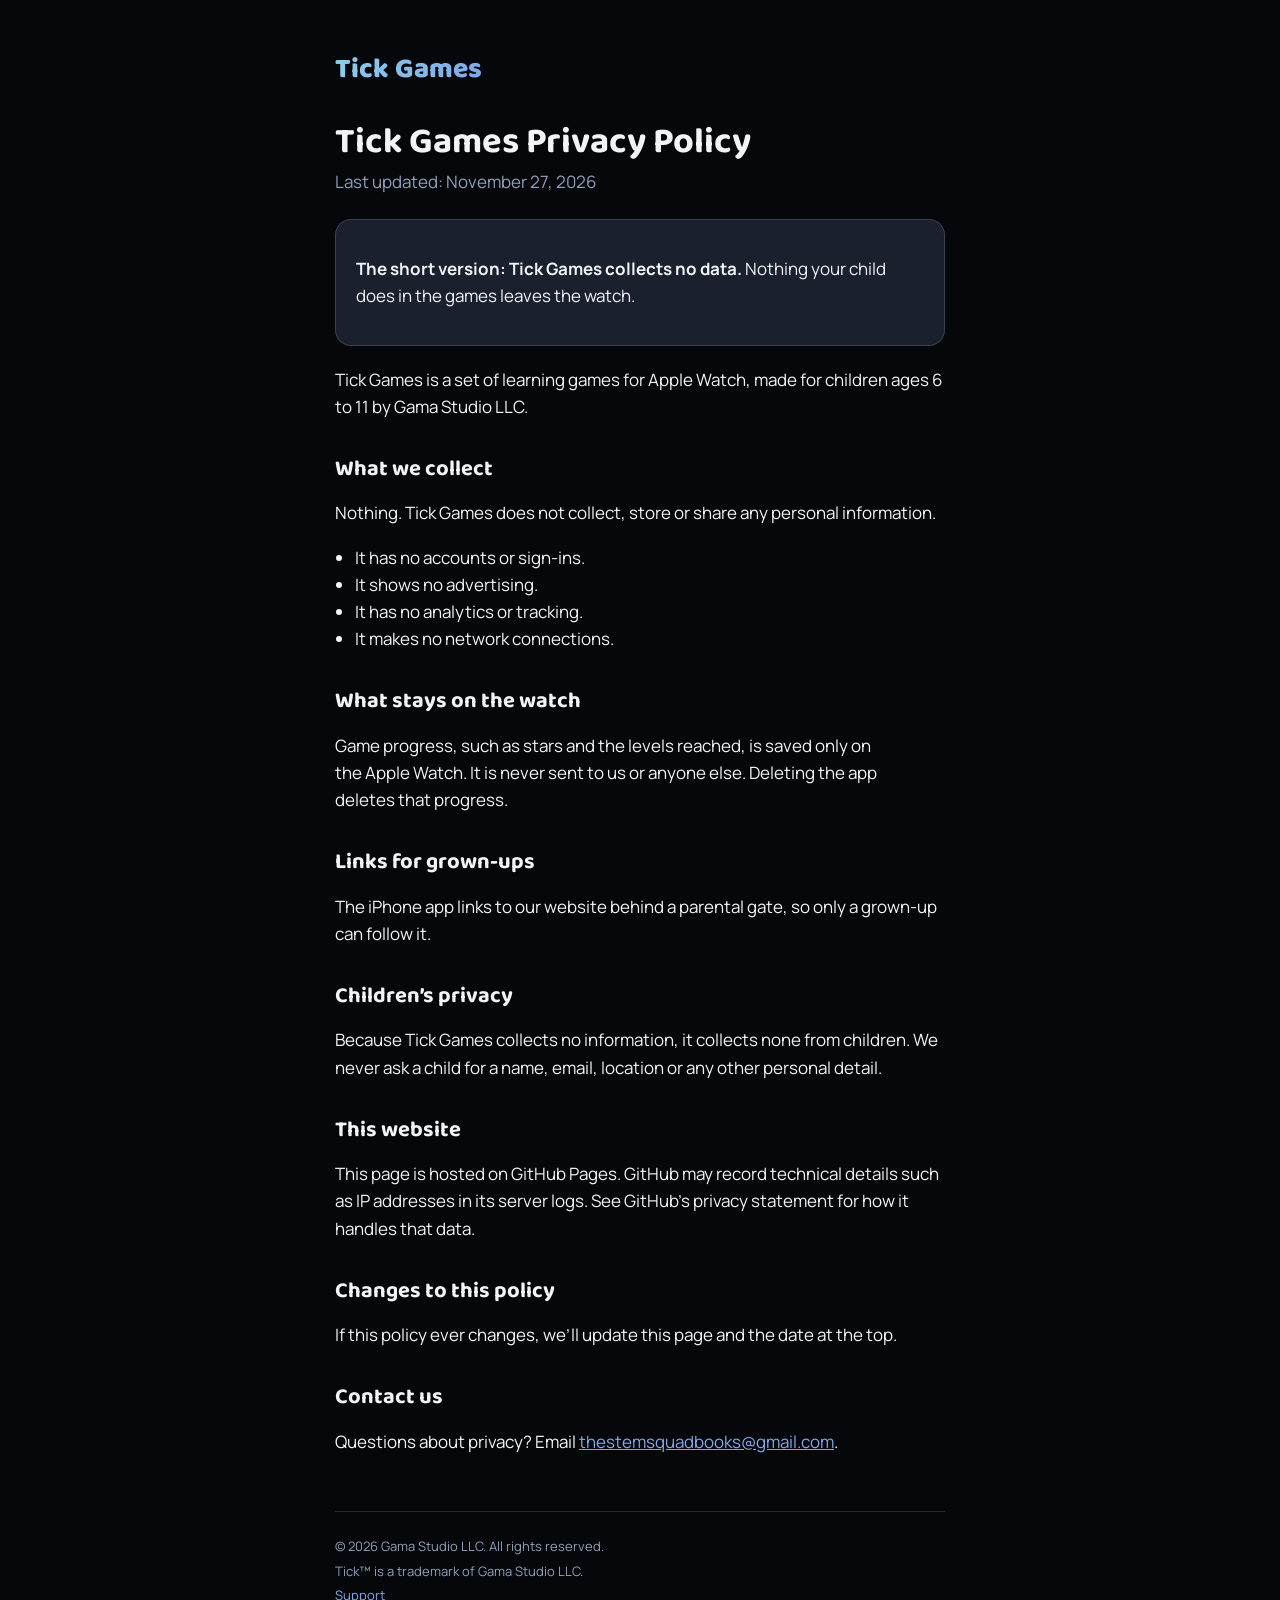
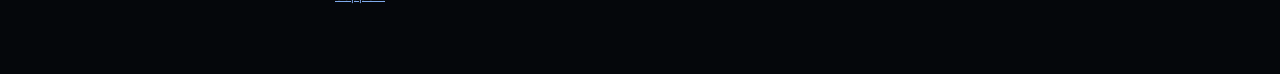
<file: privacy/index.html>
<!doctype html>
<html lang="en">
<head>
<meta charset="utf-8">
<meta name="viewport" content="width=device-width, initial-scale=1">
<title>Privacy Policy · Tick Games</title>
<meta name="description" content="Tick Games collects no data. No accounts, no ads, no tracking.">
<link href="https://fonts.googleapis.com/css2?family=Baloo+2:wght@700;800&family=Manrope:wght@400;600;700&display=swap" rel="stylesheet">
<link rel="stylesheet" href="../shared.css">
</head>
<body>
<main>
  <a class="wordmark" href="../">Tick Games</a>
  <h1>Tick Games Privacy&nbsp;Policy</h1>
  <p class="updated">Last updated: November&nbsp;27,&nbsp;2026</p>

  <div class="card">
    <p><strong>The short version: Tick Games collects no data.</strong> Nothing your child does in the games leaves the&nbsp;watch.</p>
  </div>

  <p>Tick Games is a set of learning games for Apple Watch, made for children ages 6 to 11 by Gama Studio&nbsp;LLC.</p>

  <h2>What we&nbsp;collect</h2>
  <p>Nothing. Tick Games does not collect, store or share any personal&nbsp;information.</p>
  <ul>
    <li>It has no accounts or&nbsp;sign-ins.</li>
    <li>It shows no advertising.</li>
    <li>It has no analytics or&nbsp;tracking.</li>
    <li>It makes no network connections.</li>
  </ul>

  <h2>What stays on the&nbsp;watch</h2>
  <p>Game progress, such as stars and the levels reached, is saved only on the Apple Watch. It is never sent to us or anyone else. Deleting the app deletes that&nbsp;progress.</p>

  <h2>Links for&nbsp;grown-ups</h2>
  <p>The iPhone app links to our website behind a parental gate, so only a grown-up can follow&nbsp;it.</p>

  <h2>Children&rsquo;s privacy</h2>
  <p>Because Tick Games collects no information, it collects none from children. We never ask a child for a name, email, location or any other personal&nbsp;detail.</p>

  <h2>This website</h2>
  <p>This page is hosted on GitHub Pages. GitHub may record technical details such as IP addresses in its server logs. See GitHub&rsquo;s privacy statement for how it handles that&nbsp;data.</p>

  <h2>Changes to this&nbsp;policy</h2>
  <p>If this policy ever changes, we&rsquo;ll update this page and the date at the&nbsp;top.</p>

  <h2>Contact us</h2>
  <p>Questions about privacy? Email <a href="mailto:thestemsquadbooks@gmail.com">thestemsquadbooks@gmail.com</a>.</p>

  <footer>
    <p>&copy; 2026 Gama Studio LLC. All rights&nbsp;reserved.</p>
    <p>Tick&trade; is a trademark of Gama Studio&nbsp;LLC.</p>
    <p><a href="../support/">Support</a></p>
  </footer>
</main>
</body>
</html>
</file>
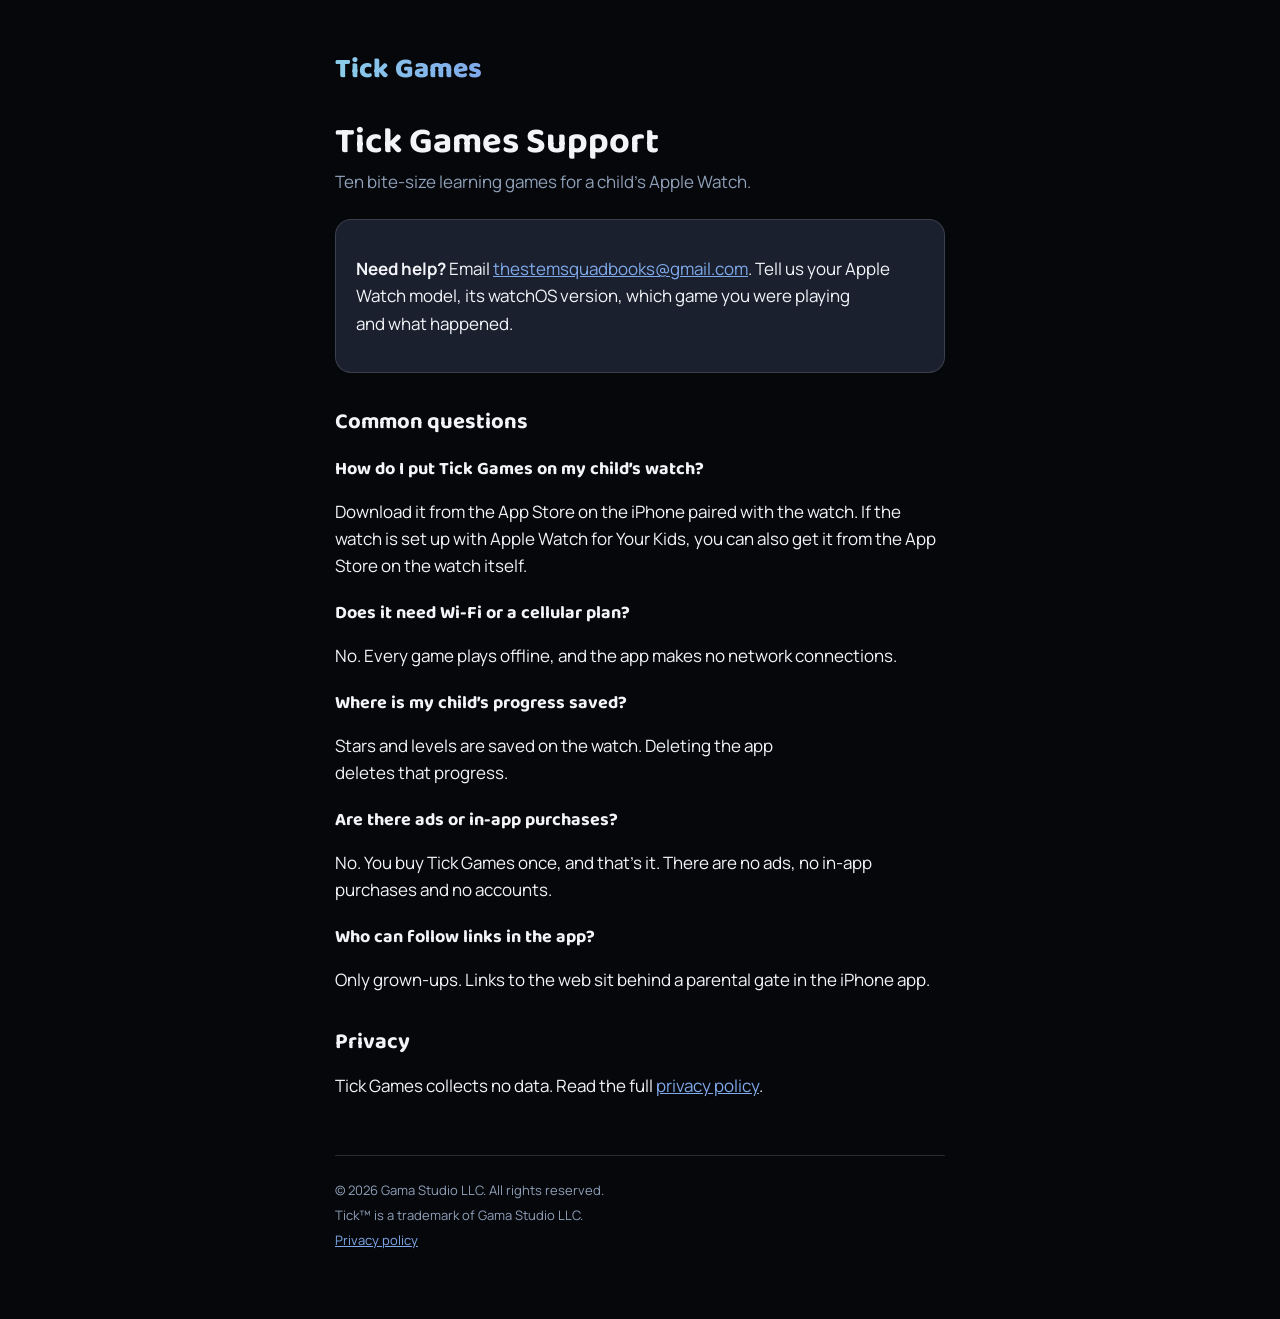
<file: support/index.html>
<!doctype html>
<html lang="en">
<head>
<meta charset="utf-8">
<meta name="viewport" content="width=device-width, initial-scale=1">
<title>Support · Tick Games</title>
<meta name="description" content="Help with Tick Games, learning games for a child's Apple Watch.">
<link href="https://fonts.googleapis.com/css2?family=Baloo+2:wght@700;800&family=Manrope:wght@400;600;700&display=swap" rel="stylesheet">
<link rel="stylesheet" href="../shared.css">
</head>
<body>
<main>
  <a class="wordmark" href="../">Tick Games</a>
  <h1>Tick Games&nbsp;Support</h1>
  <p class="updated">Ten bite-size learning games for a child&rsquo;s Apple&nbsp;Watch.</p>

  <div class="card">
    <p><strong>Need help?</strong> Email <a href="mailto:thestemsquadbooks@gmail.com">thestemsquadbooks@gmail.com</a>. Tell us your Apple Watch model, its watchOS version, which game you were playing and what&nbsp;happened.</p>
  </div>

  <h2>Common questions</h2>

  <h3>How do I put Tick Games on my child&rsquo;s&nbsp;watch?</h3>
  <p>Download it from the App Store on the iPhone paired with the watch. If the watch is set up with Apple Watch for Your Kids, you can also get it from the App Store on the watch&nbsp;itself.</p>

  <h3>Does it need Wi&#8209;Fi or a cellular&nbsp;plan?</h3>
  <p>No. Every game plays offline, and the app makes no network&nbsp;connections.</p>

  <h3>Where is my child&rsquo;s progress&nbsp;saved?</h3>
  <p>Stars and levels are saved on the watch. Deleting the app deletes that&nbsp;progress.</p>

  <h3>Are there ads or in-app&nbsp;purchases?</h3>
  <p>No. You buy Tick Games once, and that&rsquo;s it. There are no ads, no in-app purchases and no&nbsp;accounts.</p>

  <h3>Who can follow links in the&nbsp;app?</h3>
  <p>Only grown-ups. Links to the web sit behind a parental gate in the iPhone&nbsp;app.</p>

  <h2>Privacy</h2>
  <p>Tick Games collects no data. Read the full <a href="../privacy/">privacy&nbsp;policy</a>.</p>

  <footer>
    <p>&copy; 2026 Gama Studio LLC. All rights&nbsp;reserved.</p>
    <p>Tick&trade; is a trademark of Gama Studio&nbsp;LLC.</p>
    <p><a href="../privacy/">Privacy policy</a></p>
  </footer>
</main>
</body>
</html>
</file>
<file: shared.css>
/* Tick Games: shared style for /privacy and /support (draft, Nov 27 2026) */
:root{ --bg:#05070B; --tile:#1A202E; --edge:rgba(255,255,255,.14); --ink:#F2F4F8; --ink-soft:#8FA0B8; --accent:#7FA9EA; }
*{ box-sizing:border-box; }
html{ -webkit-text-size-adjust:100%; text-size-adjust:100%; }
body{ margin:0; background:var(--bg); color:var(--ink); font-family:'Manrope',system-ui,-apple-system,sans-serif; font-size:17px; line-height:1.6; }
main{ max-width:65ch; margin:0 auto; padding:48px 20px 64px; }
a{ color:var(--accent); }
.wordmark{ font-family:'Baloo 2','Manrope',sans-serif; font-weight:800; font-size:28px; text-decoration:none;
  background:linear-gradient(90deg,#8CCDEA,#7FA9EA); -webkit-background-clip:text; background-clip:text; color:transparent; }
h1,h2,h3{ font-family:'Baloo 2','Manrope',sans-serif; line-height:1.2; text-wrap:balance; }
h1{ font-size:36px; margin:28px 0 4px; }
h2{ font-size:22px; margin:36px 0 8px; }
h3{ font-size:18px; margin:24px 0 4px; }
p,li{ text-wrap:pretty; }
.updated{ color:var(--ink-soft); margin:0 0 24px; }
.card{ background:var(--tile); border:1px solid var(--edge); border-radius:16px; padding:18px 20px; margin:20px 0; }
ul{ padding-left:1.2em; }
footer{ margin-top:56px; padding-top:20px; border-top:1px solid var(--edge); font-size:13px; color:var(--ink-soft); }
footer p{ margin:4px 0; }
</file>
